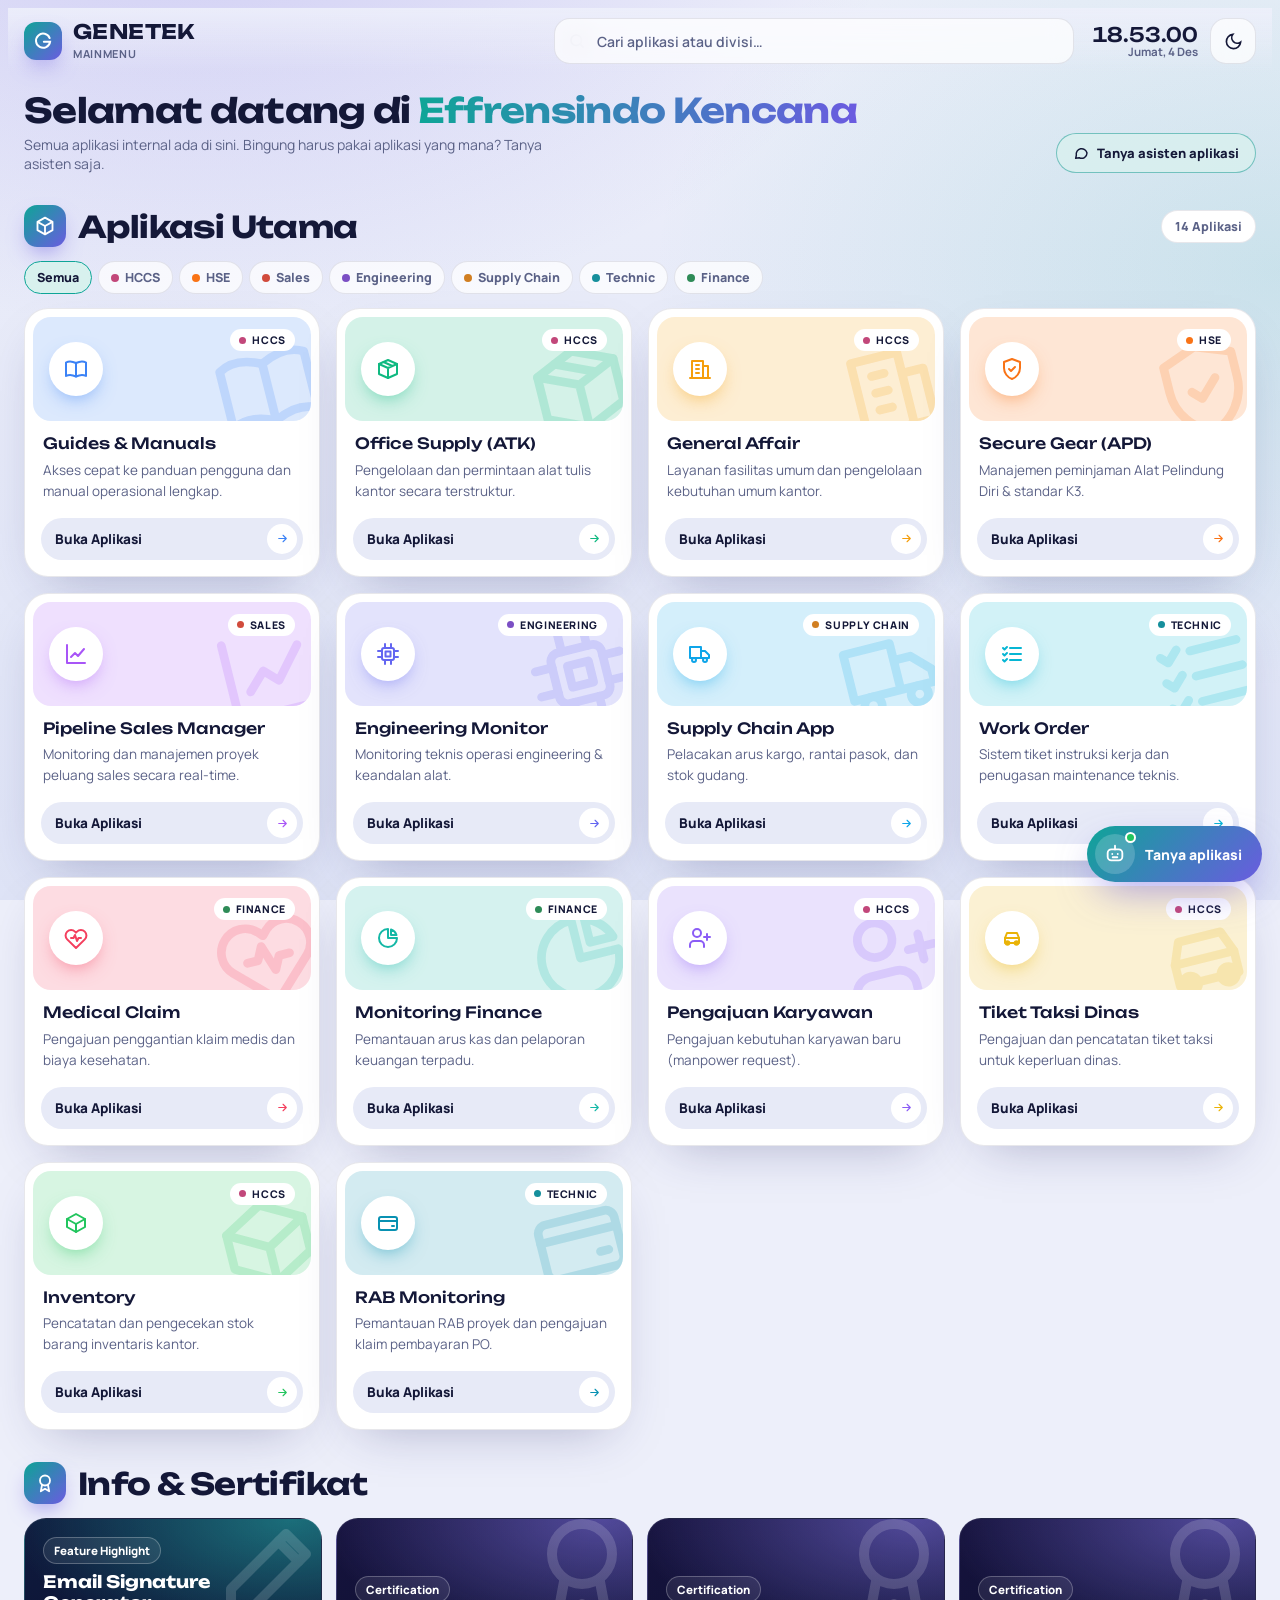
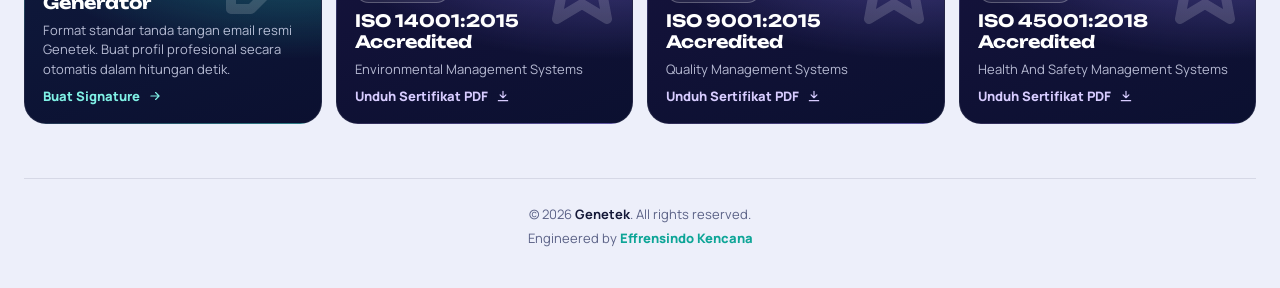
<file: index.html>
<!doctype html>
<html lang="id">
<head>
<meta charset="utf-8">
<meta name="viewport" content="width=device-width,initial-scale=1,viewport-fit=cover">
<title>Mainmenu Genetek</title>
<link rel="preconnect" href="https://fonts.googleapis.com">
<link rel="stylesheet" href="https://fonts.googleapis.com/css2?family=Unbounded:wght@500;600;700&family=Manrope:wght@400;500;600;700;800&display=swap">
<script>try{var t=localStorage.getItem("gt-theme");if(t==="dark"||t==="light")document.documentElement.dataset.theme=t}catch(e){}</script>
<style>
:root{
  --bg:#090D20; --bg-2:#10163A; --panel:#131937; --panel-2:#1C2348; --glass:rgba(255,255,255,.05); --glass-2:rgba(255,255,255,.08);
  --line:rgba(255,255,255,.09); --ink:#EEF0FF; --muted:#99A0C8; --teal:#2BD9CA; --violet:#8F80FA;
  --accent:#2BD9CA; --accent-ink:#04201d; --ok:#4cd98a; --warn:#f5b54a; --bad:#ff7a6b; --info:#7fa8ff;
  --hud:rgba(19,25,55,.86); --shadow:0 24px 60px -24px rgba(0,0,0,.8);
  --f-display:"Unbounded","Segoe UI",system-ui,sans-serif; --f-body:"Manrope","Segoe UI",system-ui,sans-serif; --f-mono:"JetBrains Mono",ui-monospace,Menlo,Consolas,monospace;
  color-scheme:dark;
}
@media (prefers-color-scheme:light){:root:not([data-theme="dark"]){
  --bg:#EDEFFA; --bg-2:#DEE3F6; --panel:#FFFFFF; --panel-2:#E7EAF7; --glass:rgba(255,255,255,.72); --glass-2:rgba(255,255,255,.9);
  --line:rgba(20,24,60,.10); --ink:#141838; --muted:#5B6287; --teal:#0EA597; --violet:#6B5BE0;
  --accent:#0EA597; --accent-ink:#ffffff; --ok:#2b8f4a; --warn:#b86f05; --bad:#c8402f; --info:#2f6fd6;
  --hud:rgba(255,255,255,.9); --shadow:0 20px 50px -24px rgba(40,44,110,.35); color-scheme:light}}
:root[data-theme="light"]{
  --bg:#EDEFFA; --bg-2:#DEE3F6; --panel:#FFFFFF; --panel-2:#E7EAF7; --glass:rgba(255,255,255,.72); --glass-2:rgba(255,255,255,.9);
  --line:rgba(20,24,60,.10); --ink:#141838; --muted:#5B6287; --teal:#0EA597; --violet:#6B5BE0;
  --accent:#0EA597; --accent-ink:#ffffff; --ok:#2b8f4a; --warn:#b86f05; --bad:#c8402f; --info:#2f6fd6;
  --hud:rgba(255,255,255,.9); --shadow:0 20px 50px -24px rgba(40,44,110,.35); color-scheme:light}
*{box-sizing:border-box}
[hidden]{display:none!important}
body{background:var(--bg);color:var(--ink);font-family:var(--f-body);font-size:14px;padding-inline:16px;padding-block:0 0}
.bgfx{position:fixed;inset:0;z-index:-1;pointer-events:none;background:radial-gradient(1000px 600px at 15% -10%,color-mix(in srgb,var(--violet) 22%,transparent),transparent 70%),radial-gradient(900px 600px at 100% 30%,color-mix(in srgb,var(--teal) 14%,transparent),transparent 70%),linear-gradient(180deg,var(--bg),var(--bg-2))}
.wrap{max-width:1440px;margin:0 auto;display:flex;flex-direction:column;gap:14px}
button{font:inherit;color:inherit}
:focus-visible{outline:2px solid var(--teal);outline-offset:3px}

/* topbar */
.topbar{position:sticky;top:env(safe-area-inset-top,0px);z-index:40;margin-inline:-16px;padding:10px 16px;background:linear-gradient(180deg,color-mix(in srgb,var(--bg) 92%,transparent),color-mix(in srgb,var(--bg) 0%,transparent))}
.tbar{max-width:1440px;margin:0 auto;display:flex;align-items:center;gap:14px}
.brand{display:flex;align-items:center;gap:11px;text-decoration:none;color:inherit;flex:none}
.brand .mk{width:38px;height:38px;border-radius:12px;display:grid;place-items:center;background:linear-gradient(135deg,var(--teal),var(--violet));box-shadow:0 10px 24px -10px var(--violet)}
.brand b{font-family:var(--f-display);font-weight:700;font-size:20px;letter-spacing:.02em;line-height:1}
.brand small{display:block;font-size:11px;color:var(--muted);font-weight:700;letter-spacing:.06em;text-transform:uppercase;margin-top:3px}
.search{position:relative;flex:1;max-width:520px;margin-left:auto}
.search input{width:100%;height:46px;border-radius:16px;border:1px solid var(--line);background:var(--glass);backdrop-filter:blur(12px);-webkit-backdrop-filter:blur(12px);color:var(--ink);font:600 14px var(--f-body);padding:0 14px 0 42px}
.search input::placeholder{color:var(--muted)}
.search svg{position:absolute;left:14px;top:14px;color:var(--muted)}
.sres{position:absolute;left:0;right:0;top:52px;background:var(--panel);border:1px solid var(--line);border-radius:18px;box-shadow:var(--shadow);padding:8px;max-height:min(70vh,460px);overflow:auto;z-index:50}
.sres .grp{font:800 10.5px var(--f-body);letter-spacing:.08em;text-transform:uppercase;color:var(--muted);padding:8px 10px 4px}
.sres a,.sres button{display:flex;align-items:center;gap:10px;width:100%;padding:9px 10px;border-radius:12px;text-decoration:none;color:var(--ink);background:transparent;border:0;cursor:pointer;text-align:left}
.sres a:hover,.sres button:hover,.sres .on{background:var(--panel-2)}
.sres .ic{width:30px;height:30px;border-radius:50%;display:grid;place-items:center;flex:none;color:#fff}
.sres .t{font-weight:800;font-size:13.5px}.sres .d{font-size:12px;color:var(--muted)}
.tools{display:flex;gap:8px;align-items:center;flex:none}
.tool{width:46px;height:46px;border-radius:16px;border:1px solid var(--line);background:var(--glass);backdrop-filter:blur(12px);cursor:pointer;display:grid;place-items:center;transition:transform .3s cubic-bezier(.3,1.6,.5,1),border-color .3s,color .3s}
.tool:hover{transform:translateY(-2px);border-color:var(--teal);color:var(--teal)}
.clk{display:flex;flex-direction:column;align-items:flex-end;line-height:1.1;padding:0 4px}
.clk b{font-family:var(--f-display);font-weight:500;font-size:20px;font-variant-numeric:tabular-nums;letter-spacing:-.01em}
.clk span{font-size:11.5px;color:var(--muted);font-weight:700}
.clk .sun{display:none}
@media (max-width:760px){.clk{display:none}.brand small{display:none}.search{max-width:none}}
@media (max-width:480px){.brand b{display:none}}

/* hero line */
.hero{display:flex;align-items:flex-end;justify-content:space-between;gap:12px;flex-wrap:wrap;padding-top:6px}
.hero h1{font-family:var(--f-display);font-weight:700;font-size:clamp(22px,3vw,34px);letter-spacing:-.02em;margin:0;line-height:1.1;text-wrap:balance}
.hero h1 em{font-style:normal;background:linear-gradient(90deg,var(--teal),var(--violet));-webkit-background-clip:text;background-clip:text;color:transparent}
.hero p{margin:6px 0 0;color:var(--muted);font-size:14px;max-width:62ch}
.toast{position:fixed;left:50%;bottom:calc(20px + env(safe-area-inset-bottom,0px));transform:translateX(-50%);background:var(--ink);color:var(--bg);padding:11px 16px;border-radius:14px;font-weight:800;font-size:13px;z-index:60;max-width:calc(100% - 32px)}
.empty{text-align:center;padding:16px 10px;color:var(--muted);font-size:13px}
.kv{display:grid;grid-template-columns:auto 1fr;gap:4px 12px;font-size:13px}
.kv span{color:var(--muted)}
.kv b{font-weight:700;overflow-wrap:anywhere}

/* apps section (bento) */
.apps{margin-top:30px}
.sec-head{display:flex;align-items:center;justify-content:space-between;gap:12px;margin-bottom:14px;flex-wrap:wrap}
.sec-head h2{margin:0;font-family:var(--f-display);font-weight:700;font-size:clamp(22px,2.6vw,30px);letter-spacing:-.02em;display:flex;align-items:center;gap:12px}
.sec-head h2 .i{width:42px;height:42px;border-radius:13px;display:grid;place-items:center;color:#fff;background:linear-gradient(135deg,var(--teal),var(--violet));box-shadow:0 10px 24px -10px var(--violet)}
.count{white-space:nowrap;padding:7px 13px;border-radius:999px;background:var(--panel);border:1px solid var(--line);font-weight:800;font-size:12.5px;color:var(--muted)}
.afilter{display:flex;gap:6px;flex-wrap:wrap;margin-bottom:14px}
.afilter button{--c:var(--teal);font:800 12.5px var(--f-body);padding:7px 12px;border-radius:999px;border:1px solid var(--line);background:var(--glass);color:var(--muted);cursor:pointer;display:inline-flex;align-items:center;gap:6px}
.afilter button i{width:8px;height:8px;border-radius:50%;background:var(--c)}
.afilter button[aria-pressed="true"]{color:var(--ink);border-color:var(--c);background:color-mix(in srgb,var(--c) 16%,var(--panel))}
.apps-grid{display:grid;grid-template-columns:repeat(auto-fill,minmax(250px,1fr));gap:16px;perspective:1200px}
.app{--c:#888;--rx:0deg;--ry:0deg;position:relative;display:flex;flex-direction:column;border-radius:24px;background:var(--panel);box-shadow:var(--shadow);border:1px solid var(--line);transform:rotateX(var(--rx)) rotateY(var(--ry));transform-style:preserve-3d;transition:transform .5s cubic-bezier(.2,.9,.2,1),box-shadow .4s}
.app-top{position:relative;height:104px;margin:8px 8px 0;border-radius:18px;overflow:hidden;background:color-mix(in srgb,var(--c) 18%,var(--panel));display:flex;align-items:center;justify-content:space-between;padding:0 16px}
.app-top .ghost{position:absolute;right:-10px;bottom:-24px;color:var(--c);opacity:.18;transform:rotate(-14deg);transition:transform .7s cubic-bezier(.2,.9,.2,1),opacity .4s}
.app:hover .ghost{transform:rotate(0) scale(1.1);opacity:.28}
.app-ic{position:relative;width:54px;height:54px;border-radius:50%;background:var(--panel);color:var(--c);display:grid;place-items:center;box-shadow:0 8px 20px -8px color-mix(in srgb,var(--c) 70%,transparent);transform:translateZ(30px)}
.app-div{position:relative;font:800 10.5px var(--f-body);letter-spacing:.06em;text-transform:uppercase;padding:4px 9px;border-radius:999px;background:var(--panel);color:var(--ink);display:inline-flex;gap:6px;align-items:center;align-self:flex-start;margin-top:12px}
.app-div i{width:7px;height:7px;border-radius:50%;background:var(--dc)}
.app-body{padding:14px 18px 4px;flex:1}
.app-body h4{margin:0 0 6px;font-family:var(--f-display);font-weight:500;font-size:15.5px;line-height:1.2}
.app-body p{margin:0;font-size:13.5px;line-height:1.55;color:var(--muted)}
.app-go{margin:12px 16px 16px;display:flex;align-items:center;justify-content:space-between;padding:6px 6px 6px 14px;border-radius:999px;background:var(--panel-2);text-decoration:none;font-weight:800;font-size:13.5px;color:var(--ink);transition:background .3s,color .3s}
.app-go::after{content:"";position:absolute;inset:0;border-radius:24px}
.app-go .ci{width:30px;height:30px;border-radius:50%;display:grid;place-items:center;background:var(--panel);color:var(--c);transition:transform .4s cubic-bezier(.3,1.6,.5,1)}
.app:hover .app-go{background:var(--c);color:#fff}
.app:hover .app-go .ci{transform:rotate(-45deg)}
.app:has(.app-go:focus-visible){outline:2px solid var(--teal);outline-offset:3px}

/* info cards */
.info{display:grid;grid-template-columns:repeat(auto-fill,minmax(260px,1fr));gap:14px}
.icard{position:relative;overflow:hidden;border-radius:22px;padding:18px;color:#fff;min-height:170px;display:flex;flex-direction:column;justify-content:flex-end;gap:8px;text-decoration:none;border:1px solid rgba(255,255,255,.08)}
.icard.feature{background:radial-gradient(400px 200px at 90% 0%,rgba(43,217,202,.45),transparent 70%),linear-gradient(160deg,#0f1a3d,#0b1030)}
.icard.cert{background:radial-gradient(400px 200px at 90% 0%,rgba(143,128,250,.5),transparent 70%),linear-gradient(160deg,#16133d,#0b1030)}
.icard .tag{align-self:flex-start;font:800 11.5px var(--f-body);padding:5px 10px;border-radius:999px;border:1px solid rgba(255,255,255,.25);background:rgba(255,255,255,.08)}
.icard h4{margin:0;font-family:var(--f-display);font-weight:700;font-size:17px;line-height:1.2}
.icard p{margin:0;font-size:13px;color:rgba(230,233,255,.78);line-height:1.5}
.icard .cta{display:inline-flex;gap:8px;align-items:center;font-weight:800;font-size:13px;color:#7FF0E5}
.icard.cert .cta{color:#D7CCFF}
.icard .bg{position:absolute;right:-10px;top:-10px;opacity:.16}
footer{margin-top:40px;padding:24px 0 30px;text-align:center;font-size:13px;color:var(--muted);line-height:1.8;border-top:1px solid var(--line)}
footer p{margin:0}footer b{color:var(--ink)}footer a{color:var(--teal);font-weight:800;text-decoration:none}
@media (prefers-reduced-motion:reduce){*,*::before,*::after{animation-duration:.01ms!important;transition-duration:.01ms!important}}

/* sapaan hero kecil */
.hero{padding-top:18px}
.hero .ask{display:inline-flex;align-items:center;gap:8px;font:800 13px var(--f-body);padding:10px 16px;border-radius:999px;border:1px solid color-mix(in srgb,var(--teal) 45%,var(--line));background:color-mix(in srgb,var(--teal) 12%,var(--glass));color:var(--ink);cursor:pointer}
.hero .ask:hover{border-color:var(--teal)}
.apps{margin-top:18px}

/* ===== asisten aplikasi ===== */
.bot-fab{position:fixed;right:calc(18px + env(safe-area-inset-right,0px));bottom:calc(18px + env(safe-area-inset-bottom,0px));z-index:60;display:flex;align-items:center;gap:10px;height:56px;padding:0 20px 0 8px;border-radius:999px;border:0;cursor:pointer;color:#fff;font:800 14px var(--f-body);background:linear-gradient(135deg,var(--teal),var(--violet));box-shadow:0 16px 40px -12px color-mix(in srgb,var(--violet) 70%,transparent)}
.bot-fab .av{width:40px;height:40px;border-radius:50%;display:grid;place-items:center;background:rgba(255,255,255,.18)}
.bot-fab:hover{transform:translateY(-2px)}
.bot-fab .pip{position:absolute;top:6px;left:38px;width:11px;height:11px;border-radius:50%;background:#22c55e;border:2px solid #fff}
@media (max-width:520px){.bot-fab span.lb{display:none}.bot-fab{padding:0 8px}}
.bot{position:fixed;right:calc(18px + env(safe-area-inset-right,0px));bottom:calc(86px + env(safe-area-inset-bottom,0px));z-index:61;width:min(400px,calc(100vw - 24px));height:min(620px,calc(100vh - 120px));display:flex;flex-direction:column;border-radius:24px;background:var(--panel);border:1px solid var(--line);box-shadow:var(--shadow);overflow:hidden}
@media (max-width:520px){.bot{right:12px;left:12px;width:auto;bottom:calc(84px + env(safe-area-inset-bottom,0px));height:calc(100vh - 110px)}}
.bot-h{display:flex;align-items:center;gap:11px;padding:14px 14px 12px 16px;background:linear-gradient(135deg,color-mix(in srgb,var(--teal) 22%,var(--panel)),color-mix(in srgb,var(--violet) 22%,var(--panel)));border-bottom:1px solid var(--line)}
.bot-h .av{width:38px;height:38px;border-radius:12px;display:grid;place-items:center;color:#fff;background:linear-gradient(135deg,var(--teal),var(--violet));flex:none}
.bot-h b{display:block;font-family:var(--f-display);font-weight:600;font-size:15px}
.bot-h small{color:var(--muted);font-weight:700;font-size:11.5px;display:flex;align-items:center;gap:5px}
.bot-h small i{width:7px;height:7px;border-radius:50%;background:#22c55e}
.bot-h .x{margin-left:auto;width:34px;height:34px;border-radius:10px;border:1px solid var(--line);background:var(--glass);cursor:pointer;font-size:18px;line-height:1}
.bot-log{flex:1;overflow-y:auto;padding:14px;display:flex;flex-direction:column;gap:10px;scroll-behavior:smooth}
.msg{max-width:88%;padding:10px 13px;border-radius:16px;font-size:13.5px;line-height:1.55;overflow-wrap:anywhere}
.msg.me{align-self:flex-end;background:linear-gradient(135deg,var(--teal),var(--violet));color:#fff;border-bottom-right-radius:6px}
.msg.ai{align-self:flex-start;background:var(--panel-2);border-bottom-left-radius:6px}
.msg.ai b{font-weight:800}
.msg .grp{font:800 10.5px var(--f-body);letter-spacing:.07em;text-transform:uppercase;color:var(--muted);margin:8px 0 4px}
.mapps{display:flex;flex-direction:column;gap:6px;margin-top:8px}
.mapp{--c:var(--teal);display:flex;align-items:center;gap:10px;padding:8px 8px 8px 9px;border-radius:13px;background:var(--panel);border:1px solid var(--line);text-decoration:none;color:var(--ink)}
.mapp:hover{border-color:var(--c)}
.mapp .ic{width:32px;height:32px;border-radius:10px;display:grid;place-items:center;flex:none;color:var(--c);background:color-mix(in srgb,var(--c) 16%,var(--panel))}
.mapp .t{font-weight:800;font-size:13px;line-height:1.2}
.mapp .d{font-size:11.5px;color:var(--muted);line-height:1.35}
.mapp .go{margin-left:auto;flex:none;font:800 11.5px var(--f-body);padding:6px 10px;border-radius:999px;background:var(--c);color:#fff;white-space:nowrap}
.typing{display:inline-flex;gap:4px}.typing i{width:6px;height:6px;border-radius:50%;background:var(--muted);animation:tp 1s infinite}.typing i:nth-child(2){animation-delay:.15s}.typing i:nth-child(3){animation-delay:.3s}
@keyframes tp{0%,60%,100%{opacity:.3;transform:translateY(0)}30%{opacity:1;transform:translateY(-3px)}}
.chips{display:flex;gap:6px;flex-wrap:wrap;padding:0 14px 10px}
.chips button{font:700 12px var(--f-body);padding:6px 11px;border-radius:999px;border:1px solid var(--line);background:var(--glass);cursor:pointer}
.chips button:hover{border-color:var(--teal);color:var(--teal)}
.bot-f{display:flex;gap:8px;padding:10px 12px 12px;border-top:1px solid var(--line)}
.bot-f input{flex:1;min-width:0;height:44px;border-radius:14px;border:1px solid var(--line);background:var(--panel-2);color:var(--ink);padding:0 14px;font:600 14px var(--f-body);outline:none}
.bot-f input:focus{border-color:var(--teal)}
.bot-f button{width:44px;height:44px;border-radius:14px;border:0;cursor:pointer;color:#fff;background:linear-gradient(135deg,var(--teal),var(--violet));display:grid;place-items:center;flex:none}

</style>
</head>
<body>
<div class="bgfx" aria-hidden="true"></div>
<header class="topbar">
  <div class="tbar">
    <a class="brand" href="#top" aria-label="Genetek, ke atas">
      <span class="mk"><svg width="20" height="20" viewBox="0 0 24 24" fill="none" stroke="#fff" stroke-width="2.4" stroke-linecap="round"><path d="M20 8.5A8.5 8.5 0 1 0 20.5 13H13"/></svg></span>
      <span><b>GENETEK</b><small>Mainmenu</small></span>
    </a>
    <div class="search">
      <svg width="18" height="18" viewBox="0 0 24 24" fill="none" stroke="currentColor" stroke-width="2.2" stroke-linecap="round"><circle cx="11" cy="11" r="7"/><path d="m20 20-3.5-3.5"/></svg>
      <input id="gsearch" type="search" placeholder="Cari aplikasi atau divisi…" autocomplete="off" aria-label="Cari aplikasi atau divisi">
      <div class="sres" id="gres" hidden></div>
    </div>
    <div class="tools">
      <div class="clk"><b id="clockTime">--.--</b><span id="clockDay">—</span></div>
      <button class="tool" id="themeBtn" type="button" aria-label="Ganti mode gelap atau terang" title="Ganti mode gelap/terang"><svg width="19" height="19" viewBox="0 0 24 24" fill="none" stroke="currentColor" stroke-width="2.1" stroke-linecap="round"><path d="M21 12.8A9 9 0 1 1 11.2 3a7 7 0 0 0 9.8 9.8Z"/></svg></button>
    </div>
  </div>
</header>

<div class="wrap" id="top">
  <section class="hero">
    <div><h1>Selamat datang di <em>Effrensindo Kencana</em></h1><p>Semua aplikasi internal ada di sini. Bingung harus pakai aplikasi yang mana? Tanya asisten saja.</p></div>
    <button class="ask" type="button" id="heroAsk"><svg width="16" height="16" viewBox="0 0 24 24" fill="none" stroke="currentColor" stroke-width="2.2" stroke-linecap="round" stroke-linejoin="round"><path d="M21 12a8 8 0 0 1-11.6 7.1L4 20l1-4.6A8 8 0 1 1 21 12Z"/></svg>Tanya asisten aplikasi</button>
  </section>

  <section class="apps" id="apps">
    <div class="sec-head"><h2><span class="i"><svg width="20" height="20" viewBox="0 0 24 24" fill="none" stroke="currentColor" stroke-width="2.2" stroke-linejoin="round"><path d="m12 2 9 5v10l-9 5-9-5V7z"/><path d="m3 7 9 5 9-5M12 12v10"/></svg></span>Aplikasi Utama</h2><span class="count" id="appCount">—</span></div>
    <div class="afilter" id="afilter" role="group" aria-label="Saring aplikasi per divisi"></div>
    <div class="apps-grid" id="appsGrid"></div>
  </section>

  <section class="apps" aria-label="Info dan sertifikat">
    <div class="sec-head"><h2><span class="i"><svg width="20" height="20" viewBox="0 0 24 24" fill="none" stroke="currentColor" stroke-width="2.2" stroke-linecap="round" stroke-linejoin="round"><circle cx="12" cy="9" r="6"/><path d="m8.5 14-1.5 8 5-3 5 3-1.5-8"/></svg></span>Info & Sertifikat</h2></div>
    <div class="info" id="info"></div>
  </section>

  <footer>
    <p>&copy; 2026 <b>Genetek</b>. All rights reserved.</p>
    <p>Engineered by <a href="https://effrensindokencana.com" target="_blank" rel="noopener">Effrensindo Kencana</a></p>
  </footer>
</div>

<button class="bot-fab" id="botFab" type="button" aria-expanded="false" aria-controls="bot"><span class="av"><svg width="22" height="22" viewBox="0 0 24 24" fill="none" stroke="currentColor" stroke-width="2" stroke-linecap="round" stroke-linejoin="round"><rect x="4" y="7" width="16" height="12" rx="4"/><path d="M12 3v4M9 12h.01M15 12h.01M9.5 15.5h5"/></svg></span><i class="pip"></i><span class="lb">Tanya aplikasi</span></button>
<section class="bot" id="bot" hidden aria-label="Asisten aplikasi">
  <div class="bot-h">
    <span class="av"><svg width="20" height="20" viewBox="0 0 24 24" fill="none" stroke="currentColor" stroke-width="2" stroke-linecap="round" stroke-linejoin="round"><rect x="4" y="7" width="16" height="12" rx="4"/><path d="M12 3v4M9 12h.01M15 12h.01M9.5 15.5h5"/></svg></span>
    <div><b>Asisten Aplikasi</b><small><i></i>Siap membantu</small></div>
    <button class="x" id="botClose" type="button" aria-label="Tutup asisten">×</button>
  </div>
  <div class="bot-log" id="botLog" aria-live="polite"></div>
  <div class="chips" id="botChips"></div>
  <form class="bot-f" id="botForm" autocomplete="off">
    <input id="botIn" placeholder="Tulis pertanyaan, mis. mau klaim berobat" aria-label="Pertanyaan untuk asisten">
    <button type="submit" aria-label="Kirim"><svg width="18" height="18" viewBox="0 0 24 24" fill="none" stroke="currentColor" stroke-width="2.2" stroke-linecap="round" stroke-linejoin="round"><path d="M5 12h14M13 6l6 6-6 6"/></svg></button>
  </form>
</section>
<div class="toast" id="toast" hidden></div>

<script>
(()=>{
"use strict";
const $=id=>document.getElementById(id);
const esc=s=>String(s??"").replace(/[&<>"']/g,c=>({"&":"&amp;","<":"&lt;",">":"&gt;",'"':"&quot;","'":"&#39;"}[c]));
let toastT;function toast(m){const t=$("toast");t.textContent=m;t.hidden=false;clearTimeout(toastT);toastT=setTimeout(()=>t.hidden=true,2400)}

/* ================= DATA — ubah di sini bila ada aplikasi / divisi baru ================= */
const DIVS={
  hccs:{name:"HCCS",color:"#c2477a",alias:["hccs","hr","hrd","hrga","human capital","sdm","personalia","ga"]},
  hse:{name:"HSE",color:"#f97316",alias:["hse","k3","safety","qhse"]},
  sales:{name:"Sales",color:"#d14b3c",alias:["sales","penjualan","marketing"]},
  engineering:{name:"Engineering",color:"#7b4fc4",alias:["engineering","engineer"]},
  supplychain:{name:"Supply Chain",color:"#d17f22",alias:["supply chain","scm","logistik","procurement","purchasing"]},
  technic:{name:"Technic",color:"#168f9c",alias:["technic","teknik","technical","teknisi"]},
  finance:{name:"Finance",color:"#2e8b57",alias:["finance","keuangan","accounting","akuntansi"]},
};
const APPS=[
  {id:"guides",title:"Guides & Manuals",icon:"book",color:"#3b82f6",href:"https://panduan.genetek.co.id",div:"hccs",
   desc:"Akses cepat ke panduan pengguna dan manual operasional lengkap.",
   kw:["panduan","manual","sop","prosedur","tutorial","petunjuk","cara pakai","cara menggunakan","handbook","dokumen panduan","aturan","kebijakan"]},
  {id:"atk",title:"Office Supply (ATK)",icon:"box",color:"#10b981",href:"https://orderatk.genetek.co.id",div:"hccs",
   desc:"Pengelolaan dan permintaan alat tulis kantor secara terstruktur.",
   kw:["atk","alat tulis","office supply","kertas","pulpen","pena","pensil","spidol","map","stapler","staples","tinta","buku tulis","amplop","lakban","perlengkapan kantor","order atk","minta atk"]},
  {id:"ga",title:"General Affair",icon:"building",color:"#f59e0b",href:"https://ga.genetek.co.id",div:"hccs",
   desc:"Layanan fasilitas umum dan pengelolaan kebutuhan umum kantor.",
   kw:["general affair","ga","fasilitas","id card","kartu identitas","kartu nama","konsumsi","snack","makan rapat","laptop","pinjam laptop","feedback","keluhan","ruangan","kebersihan","ac rusak","perbaikan fasilitas","kebutuhan kantor"]},
  {id:"apd",title:"Secure Gear (APD)",icon:"shield",color:"#f97316",href:"https://formapd.genetek.co.id",div:"hse",
   desc:"Manajemen peminjaman Alat Pelindung Diri & standar K3.",
   kw:["apd","alat pelindung diri","helm","safety helmet","sepatu safety","safety shoes","rompi","vest","sarung tangan","gloves","masker","kacamata safety","coverall","earplug","wearpack","k3","pinjam apd","safety"]},
  {id:"pipelines",title:"Pipeline Sales Manager",icon:"chart",color:"#a855f7",href:"https://pipelines.genetek.co.id",div:"sales",
   desc:"Monitoring dan manajemen proyek peluang sales secara real-time.",
   kw:["pipeline","peluang","prospek","opportunity","penawaran","quotation","tender","customer","klien","pelanggan","forecast","target sales","proyek sales","deal"]},
  {id:"engmon",title:"Engineering Monitor",icon:"chip",color:"#6366f1",href:"https://monitoringeng.genetek.co.id",div:"engineering",
   desc:"Monitoring teknis operasi engineering & keandalan alat.",
   kw:["engineering","monitoring engineering","keandalan","alat","equipment","instrumen","kalibrasi","gas detector","operasi teknis","kondisi alat","proyek engineering"]},
  {id:"supplychain",title:"Supply Chain App",icon:"truck",color:"#0ea5e9",href:"https://supplychain.genetek.co.id",div:"supplychain",
   desc:"Pelacakan arus kargo, rantai pasok, dan stok gudang.",
   kw:["supply chain","kargo","cargo","pengiriman","kirim barang","ekspedisi","shipment","rantai pasok","logistik","stok gudang","gudang","barang masuk","barang keluar","tracking","lacak"]},
  {id:"workorder",title:"Work Order",icon:"check",color:"#06b6d4",href:"https://workorder.genetek.co.id",div:"technic",
   desc:"Sistem tiket instruksi kerja dan penugasan maintenance teknis.",
   kw:["work order","wo","tiket kerja","instruksi kerja","maintenance","perawatan","perbaikan teknis","penugasan","teknisi","servis alat","jadwal maintenance"]},
  {id:"medical",title:"Medical Claim",icon:"heart",color:"#f43f5e",href:"https://medicalclaim.genetek.co.id",div:"finance",
   desc:"Pengajuan penggantian klaim medis dan biaya kesehatan.",
   kw:["klaim medis","medical","berobat","dokter","rumah sakit","klinik","obat","kesehatan","reimburse kesehatan","penggantian biaya","rawat jalan","rawat inap","kacamata minus","kwitansi berobat","sakit"]},
  {id:"monfinance",title:"Monitoring Finance",icon:"pie",color:"#14b8a6",href:"https://monfinance.genetek.co.id",div:"finance",
   desc:"Pemantauan arus kas dan pelaporan keuangan terpadu.",
   kw:["keuangan","arus kas","cash flow","laporan keuangan","saldo","kas","monitoring finance","pembayaran","tagihan","invoice"]},
  {id:"pengajuankaryawan",title:"Pengajuan Karyawan",icon:"users",color:"#8b5cf6",href:"https://pengajuankaryawan.genetek.co.id",div:"hccs",
   desc:"Pengajuan kebutuhan karyawan baru (manpower request).",
   kw:["karyawan baru","tambah karyawan","rekrut","rekrutmen","recruitment","manpower","mpp","lowongan","hiring","tenaga kerja","tambah orang","pengajuan karyawan","kebutuhan karyawan"]},
  {id:"taksi",title:"Tiket Taksi Dinas",icon:"car",color:"#eab308",href:"https://taksi.genetek.co.id",div:"hccs",
   desc:"Pengajuan dan pencatatan tiket taksi untuk keperluan dinas.",
   kw:["taksi","taxi","bluebird","voucher taksi","tiket taksi","transport","transportasi","perjalanan dinas","dinas luar","kendaraan","antar jemput","ke bandara","ke client"]},
  {id:"inventory",title:"Inventory",icon:"boxes",color:"#22c55e",href:"https://inventory.genetek.co.id",div:"hccs",
   desc:"Pencatatan dan pengecekan stok barang inventaris kantor.",
   kw:["inventory","inventaris","aset","asset","stok barang","cek stok","barcode","barang kantor","data barang"]},
  {id:"rabmonitor",title:"RAB Monitoring",icon:"wallet",color:"#0891b2",href:"https://rabmonitor.genetek.co.id",div:"technic",
   desc:"Pemantauan RAB proyek dan pengajuan klaim pembayaran PO.",
   kw:["rab","rencana anggaran","anggaran proyek","budget proyek","biaya proyek","po","purchase order","klaim pembayaran","klaim po","bayar vendor","pembayaran vendor"]},
];
const SLIDES=[
  {tag:"Feature Highlight",tone:"feature",title:"Email Signature Generator",desc:"Format standar tanda tangan email resmi Genetek. Buat profil profesional secara otomatis dalam hitungan detik.",cta:"Buat Signature",href:"https://forms.gle/PrdDHmJugaxzD4mW9"},
  {tag:"Certification",tone:"cert",title:"ISO 14001:2015 Accredited",desc:"Environmental Management Systems",cta:"Unduh Sertifikat PDF",href:"https://mainmenu.genetek.co.id/Amtivo%20Certificate%20PT%20Effrensindo%20Kencana%2014%20IA.pdf"},
  {tag:"Certification",tone:"cert",title:"ISO 9001:2015 Accredited",desc:"Quality Management Systems",cta:"Unduh Sertifikat PDF",href:"https://mainmenu.genetek.co.id/Amtivo%20Certificate%20PT%20Effrensindo%20Kencana%209K%20IA.pdf"},
  {tag:"Certification",tone:"cert",title:"ISO 45001:2018 Accredited",desc:"Health And Safety Management Systems",cta:"Unduh Sertifikat PDF",href:"https://mainmenu.genetek.co.id/Amtivo%20Certificate%20PT%20Effrensindo%20Kencana%2045K%20IA.pdf"},
];

/* ================= ikon ================= */
const IC={
  book:'<path d="M2 5.5C4.5 4 8 4 12 6c4-2 7.5-2 10-.5V19c-2.5-1.5-6-1.5-10 .5-4-2-7.5-2-10-.5Z"/><path d="M12 6v13.5"/>',
  box:'<path d="m3 7 9-4 9 4v10l-9 4-9-4Z"/><path d="m3 7 9 4 9-4M12 11v10M7.5 5l9 4"/>',
  building:'<path d="M4 21V4h11v17M15 9h5v12"/><path d="M8 8h3M8 12h3M8 16h3M2 21h20"/>',
  shield:'<path d="M12 2 4 5v6c0 5 3.4 9.4 8 11 4.6-1.6 8-6 8-11V5Z"/><path d="m9 12 2 2 4-4"/>',
  chart:'<path d="M3 3v18h18"/><path d="m7 15 4-4 3 3 6-7"/>',
  check:'<path d="M10 6h11M10 12h11M10 18h11"/><path d="m3 6 1.5 1.5L7 5M3 12l1.5 1.5L7 11M3 18l1.5 1.5L7 17"/>',
  chip:'<rect x="6" y="6" width="12" height="12" rx="2"/><path d="M9 2v4M15 2v4M9 18v4M15 18v4M2 9h4M2 15h4M18 9h4M18 15h4"/><rect x="9.5" y="9.5" width="5" height="5"/>',
  truck:'<path d="M2 5h11v11H2zM13 9h4l4 4v3h-8"/><circle cx="6" cy="18" r="2"/><circle cx="17" cy="18" r="2"/>',
  heart:'<path d="M20.8 5.6a5.5 5.5 0 0 0-7.8 0L12 6.7l-1-1.1a5.5 5.5 0 0 0-7.8 7.8L12 22l8.8-8.6a5.5 5.5 0 0 0 0-7.8Z"/><path d="M7 12h2.5l1.5-3 2 6 1.5-3H17"/>',
  pie:'<path d="M21 12A9 9 0 1 1 12 3v9Z"/><path d="M15 3.5A9 9 0 0 1 20.5 9H15Z"/>',
  users:'<path d="M16 21v-2a4 4 0 0 0-4-4H6a4 4 0 0 0-4 4v2"/><circle cx="9" cy="7" r="4"/><path d="M19 8v6M22 11h-6"/>',
  car:'<path d="M5 17h14v-5l-2-5H7l-2 5z"/><path d="M5 12h14"/><circle cx="7.5" cy="17" r="1.8"/><circle cx="16.5" cy="17" r="1.8"/>',
  boxes:'<path d="M21 8 12 3 3 8v8l9 5 9-5z"/><path d="M3 8l9 5 9-5M12 13v8"/>',
  wallet:'<rect x="3" y="6" width="18" height="13" rx="2"/><path d="M3 10h18M16 15h2"/>',
  arrow:'<path d="M5 12h14M13 6l6 6-6 6"/>',
  award:'<circle cx="12" cy="9" r="6"/><path d="m8.5 14-1.5 8 5-3 5 3-1.5-8"/>',
  pen:'<path d="M4 20h4L19 9l-4-4L4 16Z"/><path d="m13.5 6.5 4 4"/>',
  download:'<path d="M12 4v11M7 10l5 5 5-5M4 20h16"/>',
};
const svg=(k,s=20)=>`<svg width="${s}" height="${s}" viewBox="0 0 24 24" fill="none" stroke="currentColor" stroke-width="2" stroke-linecap="round" stroke-linejoin="round" aria-hidden="true">${IC[k]||""}</svg>`;

/* ================= daftar aplikasi ================= */
let afilter="";
function renderApps(){const keys=Object.keys(DIVS).filter(k=>APPS.some(a=>a.div===k));
  $("afilter").innerHTML=`<button data-af="" aria-pressed="${!afilter}">Semua</button>`+keys.map(k=>`<button data-af="${k}" style="--c:${DIVS[k].color}" aria-pressed="${afilter===k}"><i></i>${esc(DIVS[k].name)}</button>`).join("");
  const list=APPS.filter(a=>!afilter||a.div===afilter);$("appCount").textContent=list.length+" Aplikasi";
  $("appsGrid").innerHTML=list.map(a=>{const d=DIVS[a.div];return`<article class="app" style="--c:${a.color};--dc:${d.color}">
    <div class="app-top"><span class="ghost">${svg(a.icon,104)}</span><div class="app-ic">${svg(a.icon,24)}</div><span class="app-div"><i></i>${esc(d.name)}</span></div>
    <div class="app-body"><h4>${esc(a.title)}</h4><p>${esc(a.desc)}</p></div>
    <a class="app-go" href="${esc(a.href)}" target="_blank" rel="noopener" aria-label="Buka aplikasi ${esc(a.title)}"><span>Buka Aplikasi</span><span class="ci">${svg("arrow",13)}</span></a></article>`}).join("")}
$("afilter").addEventListener("click",e=>{const b=e.target.closest("[data-af]");if(!b)return;afilter=b.dataset.af;renderApps()});
if(!matchMedia("(prefers-reduced-motion: reduce)").matches){
  $("appsGrid").addEventListener("pointermove",e=>{const c=e.target.closest(".app");if(!c||e.pointerType!=="mouse")return;const r=c.getBoundingClientRect(),x=(e.clientX-r.left)/r.width-.5,y=(e.clientY-r.top)/r.height-.5;c.style.setProperty("--ry",x*10+"deg");c.style.setProperty("--rx",-y*10+"deg")});
  $("appsGrid").addEventListener("pointerout",e=>{const c=e.target.closest(".app");if(c&&!c.contains(e.relatedTarget)){c.style.setProperty("--rx","0deg");c.style.setProperty("--ry","0deg")}})}
$("info").innerHTML=SLIDES.map(s=>`<a class="icard ${s.tone}" href="${esc(s.href)}" target="_blank" rel="noopener"><span class="bg">${svg(s.tone==="cert"?"award":"pen",120)}</span><span class="tag">${esc(s.tag)}</span><h4>${esc(s.title)}</h4><p>${esc(s.desc)}</p><span class="cta">${esc(s.cta)} ${svg(s.tone==="cert"?"download":"arrow",14)}</span></a>`).join("");

/* ================= pencarian cepat ================= */
const gs=$("gsearch"),gr=$("gres");
function renderSearch(){const q=gs.value.trim().toLowerCase();if(!q){gr.hidden=true;return}
  const divs=Object.entries(DIVS).filter(([k,d])=>d.name.toLowerCase().includes(q)||d.alias.some(a=>a.includes(q)));
  const apps=APPS.filter(a=>(a.title+" "+a.desc+" "+DIVS[a.div].name+" "+a.kw.join(" ")).toLowerCase().includes(q)).slice(0,6);
  let h="";if(apps.length)h+=`<div class="grp">Aplikasi</div>`+apps.map(a=>`<a href="${esc(a.href)}" target="_blank" rel="noopener"><span class="ic" style="background:${a.color}">${svg(a.icon,16)}</span><span><span class="t">${esc(a.title)}</span><br><span class="d">${esc(DIVS[a.div].name)}</span></span></a>`).join("");
  if(divs.length)h+=`<div class="grp">Divisi</div>`+divs.map(([k,d])=>`<button data-sdiv="${k}"><span class="ic" style="background:${d.color}">${esc(d.name.slice(0,2).toUpperCase())}</span><span><span class="t">${esc(d.name)}</span><br><span class="d">${APPS.filter(a=>a.div===k).length} aplikasi</span></span></button>`).join("");
  if(!h)h=`<div class="grp">Tidak ditemukan</div><button data-ask="${esc(gs.value)}"><span class="ic" style="background:var(--violet)">?</span><span><span class="t">Tanya asisten</span><br><span class="d">“${esc(gs.value)}”</span></span></button>`;
  gr.innerHTML=h;gr.hidden=false}
gs.addEventListener("input",renderSearch);gs.addEventListener("focus",renderSearch);
gr.addEventListener("click",e=>{const d=e.target.closest("[data-sdiv]"),q=e.target.closest("[data-ask]");
  if(d){afilter=d.dataset.sdiv;renderApps();$("apps").scrollIntoView({behavior:"smooth",block:"start"})}
  if(q){openBot();ask(q.dataset.ask)}gr.hidden=true;if(d||q)gs.value=""});
document.addEventListener("pointerdown",e=>{if(!e.target.closest(".search"))gr.hidden=true});

/* ================= tema & jam ================= */
$("themeBtn").onclick=()=>{const root=document.documentElement,cur=root.dataset.theme||(matchMedia("(prefers-color-scheme: light)").matches?"light":"dark"),next=cur==="dark"?"light":"dark";
  root.dataset.theme=next;try{localStorage.setItem("gt-theme",next)}catch{}toast(next==="dark"?"Mode gelap aktif":"Mode terang aktif")};
function tick(){const d=new Date();$("clockTime").textContent=d.toLocaleTimeString("id-ID",{hour:"2-digit",minute:"2-digit",second:"2-digit"});$("clockDay").textContent=d.toLocaleDateString("id-ID",{weekday:"long",day:"numeric",month:"short"})}
tick();setInterval(tick,1000);
renderApps();

/* =====================================================================
   ASISTEN APLIKASI — berjalan langsung di browser, tanpa server & tanpa biaya.
   Menjawab dari daftar APPS di atas (nama, deskripsi, kata kunci, divisi).
   ===================================================================== */
const STOP=new Set("saya aku kami kita mau ingin pengen pingin bisa tolong mohon gimana bagaimana cara caranya untuk buat dengan yang di ke dari dan atau apa apakah ada aplikasi app apps link alamat web website situs mana dimana kalau kalo nya itu ini lewat pakai pake menggunakan harus perlu boleh sih dong ya kak pak bu mas mbak min admin halo hai hi tentang soal sama juga lagi mengajukan ajukan pengajuan minta meminta request order pesan memesan".split(" "));
const norm=s=>String(s||"").toLowerCase().normalize("NFD").replace(/[̀-ͯ]/g,"").replace(/[^a-z0-9\s]/g," ").replace(/\s+/g," ").trim();
const stem=w=>{let x=w;if(x.length>5)x=x.replace(/(kan|nya|an)$/,"");if(x.length>5)x=x.replace(/^(meng|meny|mem|men|me|peng|peny|pem|pen|di|ber|ter|ke)/,"");return x};
const toks=s=>norm(s).split(" ").filter(w=>w.length>1&&!STOP.has(w));
const IDX=APPS.map(a=>({a,phr:[...a.kw,a.title,a.id].map(norm),words:new Set([...a.kw.join(" ").split(/\s+/),...a.title.split(/\s+/),...a.desc.split(/\s+/)].map(norm).filter(w=>w.length>2&&!STOP.has(w)).map(stem))}));
function score(q){const nq=" "+norm(q)+" ",qt=toks(q).map(stem);
  return IDX.map(({a,phr,words})=>{let s=0;
    for(const p of phr)if(p.length>1&&nq.includes(" "+p+" "))s+=p.includes(" ")?4:3;
    for(const t of qt){if(t.length<3)continue;if(words.has(t))s+=1;else for(const w of words)if(w.length>=4&&t.length>=4&&(w.startsWith(t)||t.startsWith(w))){s+=.6;break}}
    return{a,s}}).filter(x=>x.s>0).sort((x,y)=>y.s-x.s)}
function divIn(q){const nq=" "+norm(q)+" ";for(const[k,d]of Object.entries(DIVS))if([d.name,...d.alias].some(a=>nq.includes(" "+norm(a)+" ")))return k;return null}
const card=a=>`<a class="mapp" style="--c:${a.color}" href="${esc(a.href)}" target="_blank" rel="noopener"><span class="ic">${svg(a.icon,17)}</span><span><span class="t">${esc(a.title)}</span><br><span class="d">${esc(a.desc)}</span></span><span class="go">Buka</span></a>`;
const cards=l=>`<div class="mapps">${l.map(card).join("")}</div>`;
const pick=l=>l[Math.floor(Math.random()*l.length)];
/* admin WhatsApp — dipakai bila pertanyaan tidak terjawab */
const WA_NUM="6287809070604",WA_SHOW="0878-0907-0604";
const waBtn=q=>`<a class="mapp wa" style="--c:#25d366" href="https://wa.me/${WA_NUM}?text=${encodeURIComponent("Halo Admin Mainmenu, saya mau tanya: "+(q||""))}" target="_blank" rel="noopener"><span class="ic"><svg width="18" height="18" viewBox="0 0 24 24" fill="currentColor" aria-hidden="true"><path d="M12 2a10 10 0 0 0-8.6 15.1L2 22l5-1.3A10 10 0 1 0 12 2Zm0 18.2a8.2 8.2 0 0 1-4.2-1.2l-.3-.2-3 .8.8-2.9-.2-.3A8.2 8.2 0 1 1 12 20.2Zm4.5-6.1c-.2-.1-1.5-.7-1.7-.8-.2-.1-.4-.1-.6.1l-.8 1c-.1.2-.3.2-.5.1a6.7 6.7 0 0 1-3.3-2.9c-.2-.4.2-.4.7-1.3.1-.2 0-.3 0-.4l-.8-1.8c-.2-.5-.4-.4-.6-.4h-.5a1 1 0 0 0-.7.3 3 3 0 0 0-.9 2.2 5.2 5.2 0 0 0 1.1 2.7 11.8 11.8 0 0 0 4.5 4c1.7.7 2.3.8 3.2.6a2.7 2.7 0 0 0 1.8-1.3 2.2 2.2 0 0 0 .2-1.3c-.1-.1-.3-.2-.5-.3Z"/></svg></span><span><span class="t">Chat Admin via WhatsApp</span><br><span class="d">${WA_SHOW}</span></span><span class="go">Chat</span></a>`;
function answer(q){const n=norm(q);
  if(!n)return null;
  if(/^(halo|hai|hi|hello|pagi|siang|sore|malam|assalamualaikum|permisi|selamat \w+)( \w+)?$/.test(n))
    return{h:`${pick(["Halo!","Hai!","Halo, selamat datang!"])} Ceritakan saja apa yang mau dikerjakan, misalnya <b>“mau klaim biaya berobat”</b> atau <b>“pinjam helm safety”</b>, nanti saya tunjukkan aplikasinya.`};
  if(/(terima ?kasih|makasih|thanks|thank you|tq|mantap|oke siap|sip)/.test(n))return{h:pick(["Sama-sama! Kalau ada yang lain, tanya saja.","Siap, senang bisa membantu."])};
  if(/(lupa password|lupa kata sandi|tidak bisa login|gak bisa login|ga bisa login|nggak bisa login|error|eror|tidak bisa dibuka|ga bisa dibuka|gak bisa dibuka|akses ditolak|blank|lemot)/.test(n)){
    const r=score(q);return{h:`Untuk kendala login, lupa password, atau aplikasi error, coba muat ulang halaman dengan <b>Ctrl+F5</b> dulu. Kalau masih bermasalah, silakan chat admin lewat WhatsApp.`+`<div class="mapps">${waBtn(q)}</div>`+(r.length&&r[0].s>=3?`<div class="grp">Aplikasinya</div>`+cards([r[0].a]):"")}}
  if(/(hubungi admin|kontak admin|chat admin|nomor admin|no admin|whatsapp|wa admin|bicara dengan admin|tanya admin|^admin$|^hubungi$|\bcs\b|customer service|helpdesk)/.test(n))
    return{h:`Admin mainmenu bisa dihubungi lewat WhatsApp di <b>${WA_SHOW}</b>.<div class="mapps">${waBtn("")}</div>`};
  const dk=divIn(q),wantsList=/(apa saja|apa aja|semua|daftar|list|ada berapa|berapa|lihat)/.test(n);
  if(wantsList&&!dk&&/(aplikasi|app|menu)/.test(n)||/^(menu|aplikasi|semua aplikasi|daftar aplikasi)$/.test(n)){
    let h=`Ada <b>${APPS.length} aplikasi</b> di mainmenu:`;for(const[k,d]of Object.entries(DIVS)){const l=APPS.filter(a=>a.div===k);if(l.length)h+=`<div class="grp">${esc(d.name)} · ${l.length}</div>`+cards(l)}return{h}}
  const r=score(q);
  if(dk&&(wantsList||!r.length||r[0].s<3)){const l=APPS.filter(a=>a.div===dk);return{h:l.length?`Aplikasi milik divisi <b>${esc(DIVS[dk].name)}</b> (${l.length}):`+cards(l):`Divisi <b>${esc(DIVS[dk].name)}</b> belum punya aplikasi khusus di mainmenu.`}}
  if(r.length&&r[0].s>=1.5){const top=r[0].s,best=r.filter(x=>x.s>=Math.max(1,top*.6)).slice(0,3).map(x=>x.a);
    if(/(milik|punya|divisi|siapa yang (pegang|kelola|urus))/.test(n)&&top>=3){const a=best[0];return{h:`<b>${esc(a.title)}</b> dikelola divisi <b>${esc(DIVS[a.div].name)}</b>.`+cards([a])}}
    if(/(link|alamat|url|website|situs)/.test(n)&&top>=3){const a=best[0];return{h:`Alamat <b>${esc(a.title)}</b>: <b>${esc(a.href.replace("https://",""))}</b>`+cards([a])}}
    const a=best[0],lead=best.length===1?`Untuk itu pakai <b>${esc(a.title)}</b> (divisi ${esc(DIVS[a.div].name)}).`:`Ini aplikasi yang paling cocok:`;
    return{h:lead+cards(best)}}
  return{h:`Maaf, saya belum bisa menjawab <b>“${esc(q)}”</b>. Silakan langsung tanya ke admin lewat WhatsApp di <b>${WA_SHOW}</b>, pertanyaan Anda sudah otomatis terisi:<div class="mapps">${waBtn(q)}</div><div style="margin-top:8px;color:var(--muted);font-size:12.5px">Atau coba tulis dengan kata lain, misalnya “minta ATK” atau “pesan taksi”.</div>`,chips:["Hubungi admin","Aplikasi apa saja?","Aplikasi HCCS apa saja?"]}}

const log=$("botLog"),bot=$("bot"),fab=$("botFab");
const CHIPS=["Aplikasi apa saja?","Mau klaim biaya berobat","Pinjam APD / helm safety","Pesan taksi dinas","Minta ATK","Ajukan karyawan baru","Hubungi admin"];
function chips(l){$("botChips").innerHTML=l.map(c=>`<button type="button">${esc(c)}</button>`).join("")}
function add(who,html){const d=document.createElement("div");d.className="msg "+who;d.innerHTML=html;log.appendChild(d);log.scrollTop=log.scrollHeight;return d}
function ask(q){q=String(q||"").trim();if(!q)return;add("me",esc(q));
  const t=add("ai",`<span class="typing"><i></i><i></i><i></i></span>`);
  setTimeout(()=>{const r=answer(q);t.innerHTML=r?r.h:"…";chips(r&&r.chips||CHIPS.slice(0,4));log.scrollTop=log.scrollHeight},450)}
let greeted=false;
function openBot(){bot.hidden=false;fab.setAttribute("aria-expanded","true");
  if(!greeted){greeted=true;add("ai",`Halo! Saya <b>Asisten Aplikasi</b> mainmenu. Tulis saja kebutuhan Anda, nanti saya tunjukkan aplikasi yang tepat beserta tautannya.`);chips(CHIPS)}
  setTimeout(()=>$("botIn").focus(),50)}
function closeBot(){bot.hidden=true;fab.setAttribute("aria-expanded","false")}
fab.onclick=()=>bot.hidden?openBot():closeBot();$("botClose").onclick=closeBot;$("heroAsk").onclick=openBot;
$("botChips").addEventListener("click",e=>{const b=e.target.closest("button");if(b)ask(b.textContent)});
$("botForm").addEventListener("submit",e=>{e.preventDefault();const i=$("botIn");ask(i.value);i.value=""});
document.addEventListener("keydown",e=>{if(e.key==="Escape"&&!bot.hidden)closeBot()});
window.__bot={answer};
})();
</script>
</body>
</html>
</file>
